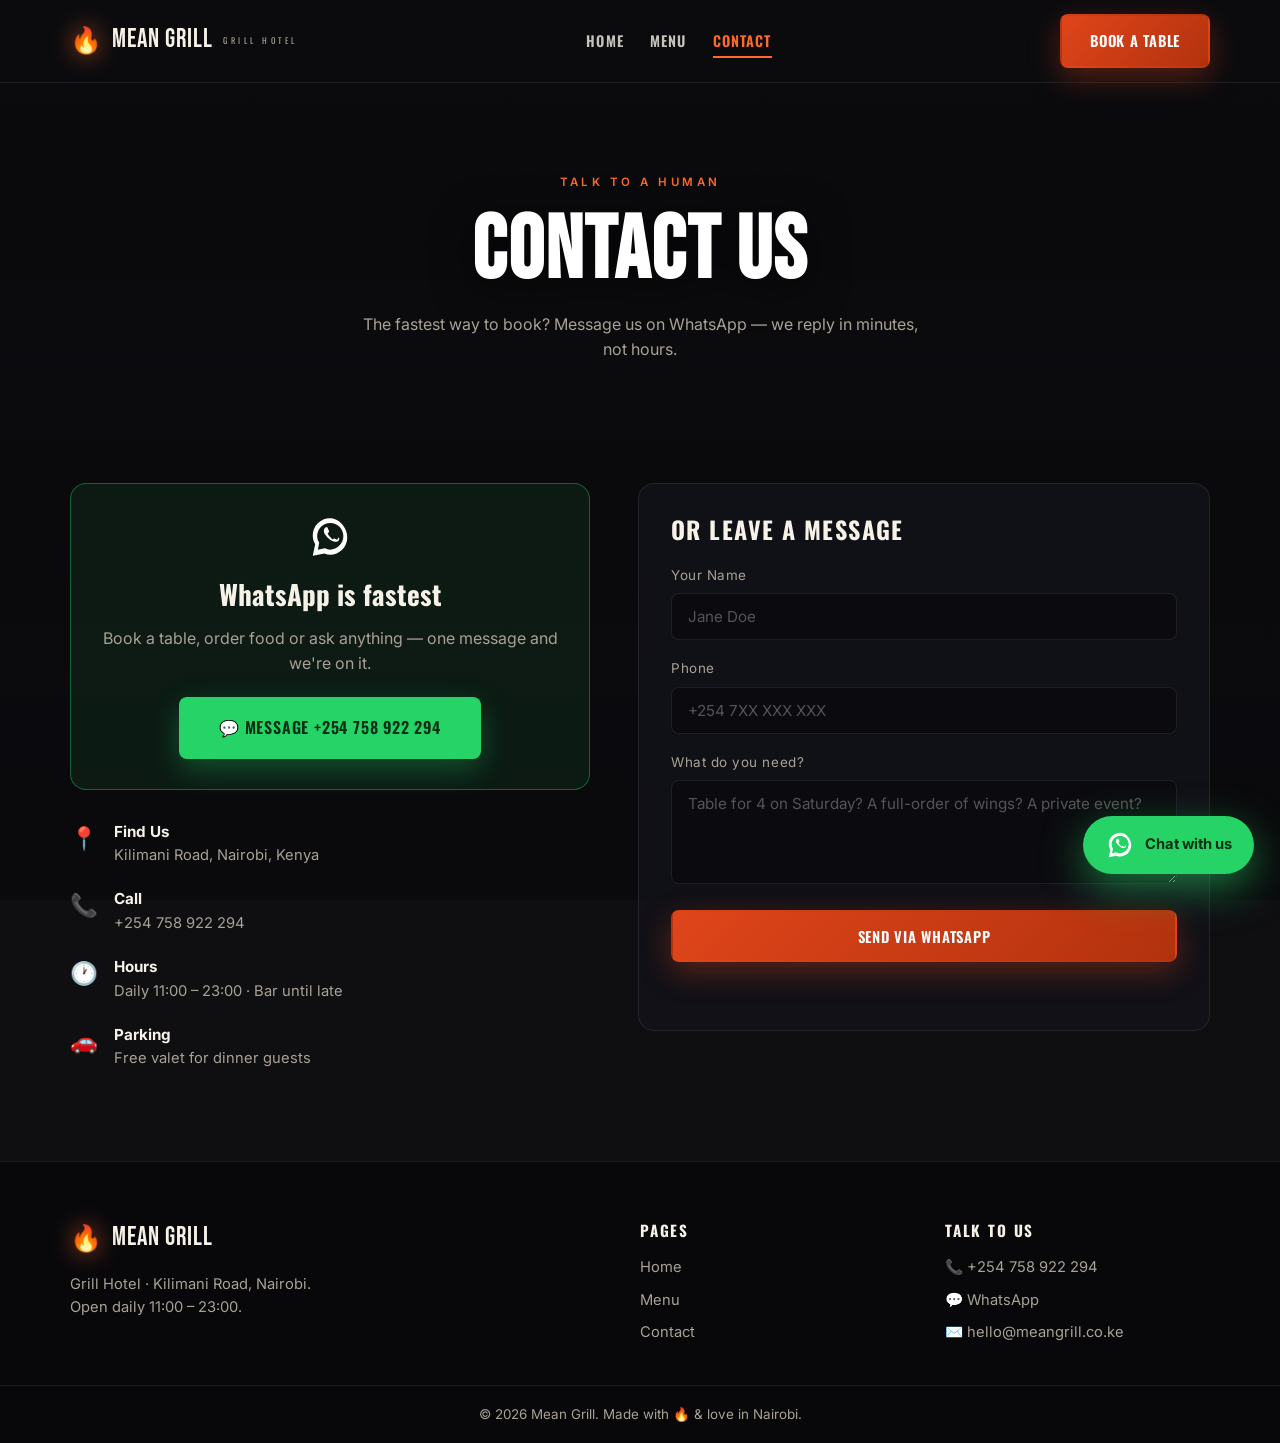
<file: contact.html>
<!DOCTYPE html>
<html lang="en">
<head>
  <meta charset="UTF-8" />
  <meta name="viewport" content="width=device-width, initial-scale=1.0" />
  <title>Contact — Mean Grill</title>
  <meta name="description" content="Contact Mean Grill, Nairobi. Fastest way to reach us? WhatsApp +254 758 922 294." />
  <link rel="preconnect" href="https://fonts.googleapis.com" />
  <link rel="preconnect" href="https://fonts.gstatic.com" crossorigin />
  <link href="https://fonts.googleapis.com/css2?family=Bebas+Neue&family=Oswald:wght@400;500;600&family=Inter:wght@300;400;500;600&display=swap" rel="stylesheet" />
  <link rel="stylesheet" href="css/style.css" />
</head>
<body>

  <div class="bg-image" aria-hidden="true"></div>
  <div class="bg-tint" aria-hidden="true"></div>

  <header class="nav" id="navbar">
    <div class="container nav-inner">
      <a href="index.html" class="brand">
        <span class="brand-mark">🔥</span>
        <span class="brand-text">MEAN GRILL</span>
        <small>GRILL HOTEL</small>
      </a>
      <nav class="nav-links" id="navLinks">
        <a href="index.html">Home</a>
        <a href="menu.html">Menu</a>
        <a href="contact.html" class="active">Contact</a>
      </nav>
      <a href="contact.html" class="btn btn-solid nav-cta">Book a Table</a>
      <button class="hamburger" id="hamburger" aria-label="Menu"><span></span><span></span><span></span></button>
    </div>
  </header>

  <section class="page-head">
    <div class="container">
      <p class="eyebrow">Talk to a Human</p>
      <h1>CONTACT US</h1>
      <p class="page-sub">The fastest way to book? Message us on WhatsApp — we reply in minutes, not hours.</p>
    </div>
  </section>

  <section class="section">
    <div class="container contact-grid">
      <div class="contact-info">
        <div class="wa-card">
          <svg viewBox="0 0 32 32" width="46" height="46" fill="#fff" aria-hidden="true"><path d="M16 3C9.4 3 4 8.4 4 15c0 2.1.6 4.2 1.7 6L4 29l8.2-1.6c1.2.6 2.5.9 3.8.9 6.6 0 12-5.4 12-12S22.6 3 16 3zm0 21.8c-1.2 0-2.4-.3-3.4-.9l-.2-.1-4.9 1 1-4.8-.2-.3c-.8-1.3-1.2-2.8-1.2-4.4 0-5 4.1-9.1 9.1-9.1s9.1 4.1 9.1 9.1-4.2 9.5-9.3 9.5zm5-6.8c-.3-.1-1.6-.8-1.9-.9-.3-.1-.5-.1-.7.1-.2.3-.8.9-1 .1-.2-.1-.9-.9-1.7-1.7-.6-.7-1-1.4-1.2-1.7-.1-.2 0-.4.1-.6l.4-.5c.1-.2.2-.3.3-.5.1-.2 0-.4 0-.5l-.9-2.1c-.2-.5-.4-.4-.6-.4h-.5c-.2 0-.5.1-.7.3-.2.3-.9.9-.9 2.2s.9 2.5 1.1 2.7c.1.2 1.9 2.9 4.5 4.1.6.3 1.1.4 1.5.6.6.2 1.2.2 1.6.1.5-.1 1.6-.7 1.8-1.3.2-.6.2-1.2.2-1.3-.1-.1-.3-.2-.6-.3z"/></svg>
          <h2>WhatsApp is fastest</h2>
          <p>Book a table, order food or ask anything — one message and we're on it.</p>
          <a href="https://wa.me/254758922294?text=Hi%20Mean%20Grill!" target="_blank" rel="noopener" class="btn btn-wa btn-lg">💬 Message +254 758 922 294</a>
        </div>

        <div class="info-list">
          <div class="info-row"><span>📍</span><div><strong>Find Us</strong><p>Kilimani Road, Nairobi, Kenya</p></div></div>
          <div class="info-row"><span>📞</span><div><strong>Call</strong><p>+254 758 922 294</p></div></div>
          <div class="info-row"><span>🕐</span><div><strong>Hours</strong><p>Daily 11:00 – 23:00 · Bar until late</p></div></div>
          <div class="info-row"><span>🚗</span><div><strong>Parking</strong><p>Free valet for dinner guests</p></div></div>
        </div>
      </div>

      <form class="reserve-form" id="contactForm">
        <h3>Or leave a message</h3>
        <div class="field">
          <label for="c-name">Your Name</label>
          <input type="text" id="c-name" placeholder="Jane Doe" required />
        </div>
        <div class="field">
          <label for="c-phone">Phone</label>
          <input type="tel" id="c-phone" placeholder="+254 7XX XXX XXX" required />
        </div>
        <div class="field">
          <label for="c-msg">What do you need?</label>
          <textarea id="c-msg" rows="4" placeholder="Table for 4 on Saturday? A full-order of wings? A private event?" required></textarea>
        </div>
        <button type="submit" class="btn btn-solid btn-block">Send via WhatsApp</button>
        <p class="form-note" id="formNote"></p>
      </form>
    </div>
  </section>

  <footer class="footer">
    <div class="container footer-grid">
      <div class="footer-brand">
        <a href="index.html" class="brand"><span class="brand-mark">🔥</span><span class="brand-text">MEAN GRILL</span></a>
        <p>Grill Hotel · Kilimani Road, Nairobi.<br />Open daily 11:00 – 23:00.</p>
      </div>
      <div>
        <h4>Pages</h4>
        <ul>
          <li><a href="index.html">Home</a></li>
          <li><a href="menu.html">Menu</a></li>
          <li><a href="contact.html">Contact</a></li>
        </ul>
      </div>
      <div>
        <h4>Talk to Us</h4>
        <ul>
          <li>📞 +254 758 922 294</li>
          <li><a href="https://wa.me/254758922294" target="_blank" rel="noopener">💬 WhatsApp</a></li>
          <li>✉️ hello@meangrill.co.ke</li>
        </ul>
      </div>
    </div>
    <div class="footer-bottom"><p>© 2026 Mean Grill. Made with 🔥 &amp; love in Nairobi.</p></div>
  </footer>

  <a href="https://wa.me/254758922294?text=Hi%20Mean%20Grill!%20I%27d%20like%20to%20make%20a%20booking." class="wa-float" target="_blank" rel="noopener" aria-label="Chat on WhatsApp">
    <svg viewBox="0 0 32 32" width="30" height="30" fill="#fff" aria-hidden="true"><path d="M16 3C9.4 3 4 8.4 4 15c0 2.1.6 4.2 1.7 6L4 29l8.2-1.6c1.2.6 2.5.9 3.8.9 6.6 0 12-5.4 12-12S22.6 3 16 3zm0 21.8c-1.2 0-2.4-.3-3.4-.9l-.2-.1-4.9 1 1-4.8-.2-.3c-.8-1.3-1.2-2.8-1.2-4.4 0-5 4.1-9.1 9.1-9.1s9.1 4.1 9.1 9.1-4.2 9.5-9.3 9.5zm5-6.8c-.3-.1-1.6-.8-1.9-.9-.3-.1-.5-.1-.7.1-.2.3-.8.9-1 .1-.2-.1-.9-.9-1.7-1.7-.6-.7-1-1.4-1.2-1.7-.1-.2 0-.4.1-.6l.4-.5c.1-.2.2-.3.3-.5.1-.2 0-.4 0-.5l-.9-2.1c-.2-.5-.4-.4-.6-.4h-.5c-.2 0-.5.1-.7.3-.2.3-.9.9-.9 2.2s.9 2.5 1.1 2.7c.1.2 1.9 2.9 4.5 4.1.6.3 1.1.4 1.5.6.6.2 1.2.2 1.6.1.5-.1 1.6-.7 1.8-1.3.2-.6.2-1.2.2-1.3-.1-.1-.3-.2-.6-.3z"/></svg>
    <span>Chat with us</span>
  </a>

  <script src="js/main.js"></script>
</body>
</html>
</file>
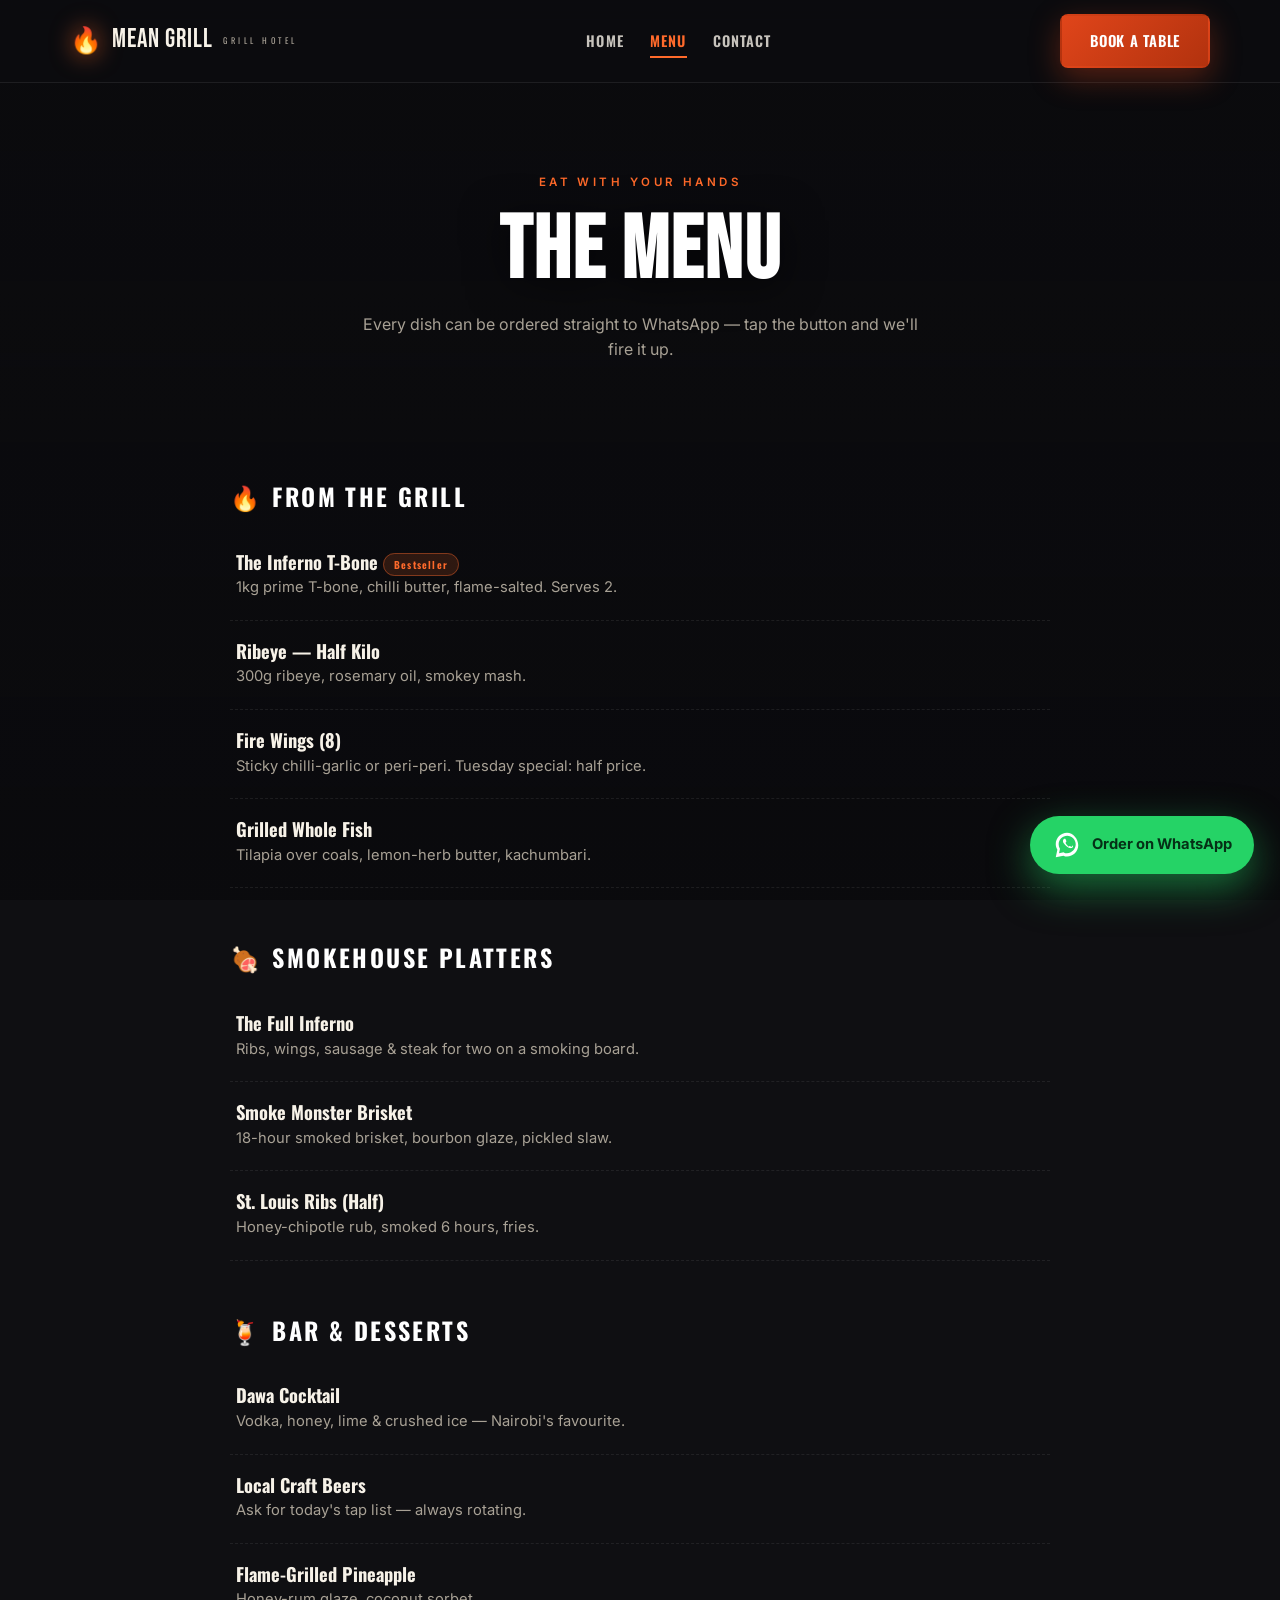
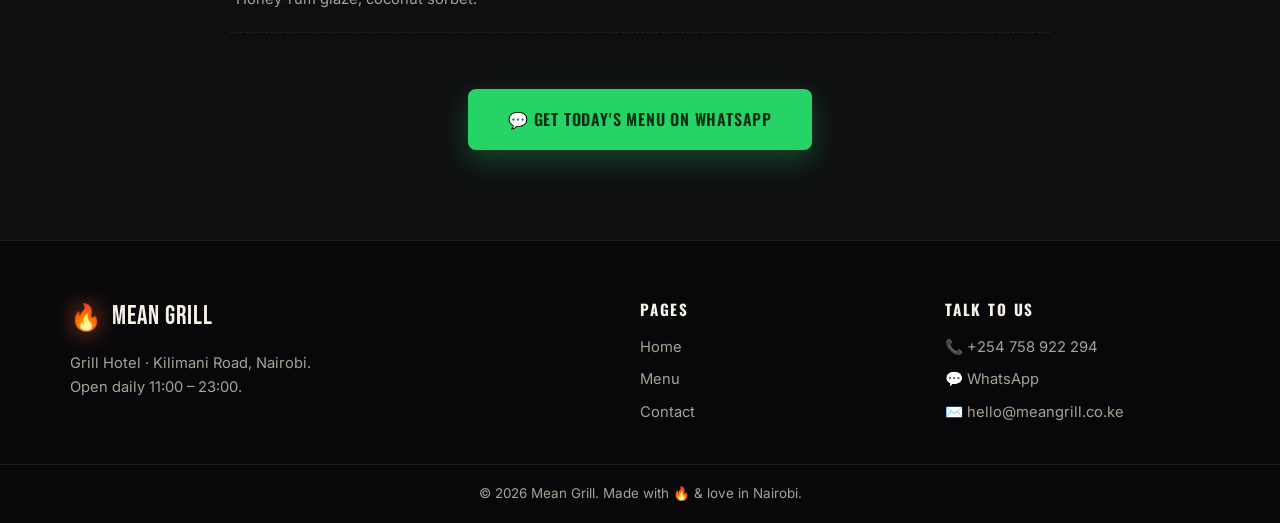
<file: menu.html>
<!DOCTYPE html>
<html lang="en">
<head>
  <meta charset="UTF-8" />
  <meta name="viewport" content="width=device-width, initial-scale=1.0" />
  <title>Menu — Mean Grill</title>
  <meta name="description" content="Full menu of Mean Grill — flame-grilled steaks, platters, sides and desserts. Order on WhatsApp." />
  <link rel="preconnect" href="https://fonts.googleapis.com" />
  <link rel="preconnect" href="https://fonts.gstatic.com" crossorigin />
  <link href="https://fonts.googleapis.com/css2?family=Bebas+Neue&family=Oswald:wght@400;500;600&family=Inter:wght@300;400;500;600&display=swap" rel="stylesheet" />
  <link rel="stylesheet" href="css/style.css" />
</head>
<body>

  <div class="bg-image" aria-hidden="true"></div>
  <div class="bg-tint" aria-hidden="true"></div>

  <header class="nav" id="navbar">
    <div class="container nav-inner">
      <a href="index.html" class="brand">
        <span class="brand-mark">🔥</span>
        <span class="brand-text">MEAN GRILL</span>
        <small>GRILL HOTEL</small>
      </a>
      <nav class="nav-links" id="navLinks">
        <a href="index.html">Home</a>
        <a href="menu.html" class="active">Menu</a>
        <a href="contact.html">Contact</a>
      </nav>
      <a href="contact.html" class="btn btn-solid nav-cta">Book a Table</a>
      <button class="hamburger" id="hamburger" aria-label="Menu"><span></span><span></span><span></span></button>
    </div>
  </header>

  <section class="page-head">
    <div class="container">
      <p class="eyebrow">Eat With Your Hands</p>
      <h1>THE MENU</h1>
      <p class="page-sub">Every dish can be ordered straight to WhatsApp — tap the button and we'll fire it up.</p>
    </div>
  </section>

  <section class="section">
    <div class="container">
      <div class="menu-section">
        <h2 class="menu-cat"><span>🔥</span> From the Grill</h2>
        <div class="menu-list">
          <div class="menu-item">
            <div><h3>The Inferno T-Bone <span class="tag">Bestseller</span></h3><p>1kg prime T-bone, chilli butter, flame-salted. Serves 2.</p></div>
          </div>
          <div class="menu-item">
            <div><h3>Ribeye — Half Kilo</h3><p>300g ribeye, rosemary oil, smokey mash.</p></div>
          </div>
          <div class="menu-item">
            <div><h3>Fire Wings (8)</h3><p>Sticky chilli-garlic or peri-peri. Tuesday special: half price.</p></div>
          </div>
          <div class="menu-item">
            <div><h3>Grilled Whole Fish</h3><p>Tilapia over coals, lemon-herb butter, kachumbari.</p></div>
          </div>
        </div>
      </div>

      <div class="menu-section">
        <h2 class="menu-cat"><span>🍖</span> Smokehouse Platters</h2>
        <div class="menu-list">
          <div class="menu-item">
            <div><h3>The Full Inferno</h3><p>Ribs, wings, sausage &amp; steak for two on a smoking board.</p></div>
          </div>
          <div class="menu-item">
            <div><h3>Smoke Monster Brisket</h3><p>18-hour smoked brisket, bourbon glaze, pickled slaw.</p></div>
          </div>
          <div class="menu-item">
            <div><h3>St. Louis Ribs (Half)</h3><p>Honey-chipotle rub, smoked 6 hours, fries.</p></div>
          </div>
        </div>
      </div>

      <div class="menu-section">
        <h2 class="menu-cat"><span>🍹</span> Bar &amp; Desserts</h2>
        <div class="menu-list">
          <div class="menu-item">
            <div><h3>Dawa Cocktail</h3><p>Vodka, honey, lime &amp; crushed ice — Nairobi's favourite.</p></div>
          </div>
          <div class="menu-item">
            <div><h3>Local Craft Beers</h3><p>Ask for today's tap list — always rotating.</p></div>
          </div>
          <div class="menu-item">
            <div><h3>Flame-Grilled Pineapple</h3><p>Honey-rum glaze, coconut sorbet.</p></div>
          </div>
        </div>
      </div>

      <div class="center-cta">
        <a href="https://wa.me/254758922294?text=Hi%20Mean%20Grill!%20Please%20send%20me%20today%27s%20full%20menu." target="_blank" rel="noopener" class="btn btn-wa btn-lg">💬 Get Today's Menu on WhatsApp</a>
      </div>
    </div>
  </section>

  <footer class="footer">
    <div class="container footer-grid">
      <div class="footer-brand">
        <a href="index.html" class="brand"><span class="brand-mark">🔥</span><span class="brand-text">MEAN GRILL</span></a>
        <p>Grill Hotel · Kilimani Road, Nairobi.<br />Open daily 11:00 – 23:00.</p>
      </div>
      <div>
        <h4>Pages</h4>
        <ul>
          <li><a href="index.html">Home</a></li>
          <li><a href="menu.html">Menu</a></li>
          <li><a href="contact.html">Contact</a></li>
        </ul>
      </div>
      <div>
        <h4>Talk to Us</h4>
        <ul>
          <li>📞 +254 758 922 294</li>
          <li><a href="https://wa.me/254758922294" target="_blank" rel="noopener">💬 WhatsApp</a></li>
          <li>✉️ hello@meangrill.co.ke</li>
        </ul>
      </div>
    </div>
    <div class="footer-bottom"><p>© 2026 Mean Grill. Made with 🔥 &amp; love in Nairobi.</p></div>
  </footer>

  <a href="https://wa.me/254758922294?text=Hi%20Mean%20Grill!%20I%27d%20like%20to%20order%20from%20the%20menu." class="wa-float" target="_blank" rel="noopener" aria-label="Chat on WhatsApp">
    <svg viewBox="0 0 32 32" width="30" height="30" fill="#fff" aria-hidden="true"><path d="M16 3C9.4 3 4 8.4 4 15c0 2.1.6 4.2 1.7 6L4 29l8.2-1.6c1.2.6 2.5.9 3.8.9 6.6 0 12-5.4 12-12S22.6 3 16 3zm0 21.8c-1.2 0-2.4-.3-3.4-.9l-.2-.1-4.9 1 1-4.8-.2-.3c-.8-1.3-1.2-2.8-1.2-4.4 0-5 4.1-9.1 9.1-9.1s9.1 4.1 9.1 9.1-4.2 9.5-9.3 9.5zm5-6.8c-.3-.1-1.6-.8-1.9-.9-.3-.1-.5-.1-.7.1-.2.3-.8.9-1 .1-.2-.1-.9-.9-1.7-1.7-.6-.7-1-1.4-1.2-1.7-.1-.2 0-.4.1-.6l.4-.5c.1-.2.2-.3.3-.5.1-.2 0-.4 0-.5l-.9-2.1c-.2-.5-.4-.4-.6-.4h-.5c-.2 0-.5.1-.7.3-.2.3-.9.9-.9 2.2s.9 2.5 1.1 2.7c.1.2 1.9 2.9 4.5 4.1.6.3 1.1.4 1.5.6.6.2 1.2.2 1.6.1.5-.1 1.6-.7 1.8-1.3.2-.6.2-1.2.2-1.3-.1-.1-.3-.2-.6-.3z"/></svg>
    <span>Order on WhatsApp</span>
  </a>

  <script src="js/main.js"></script>
</body>
</html>
</file>
<file: css/style.css>
/* ============================================
   Mean Grill — Background + WhatsApp
   ============================================ */
:root {
  --coal: #0f0f12;
  --coal-2: rgba(24, 24, 30, 0.92);
  --ember: #e0451a;
  --ember-hi: #ff6a2b;
  --cream: #f7f2e8;
  --muted: #a8a195;
  --line: rgba(255, 255, 255, 0.08);
  --wa: #25d366;
  --wa-dark: #128c4b;
  --display: "Bebas Neue", "Oswald", sans-serif;
  --head: "Oswald", sans-serif;
  --body: "Inter", "Segoe UI", sans-serif;
}

* { margin: 0; padding: 0; box-sizing: border-box; }
html { scroll-behavior: smooth; }
body { font-family: var(--body); background: var(--coal); color: var(--cream); line-height: 1.6; overflow-x: hidden; }
img { max-width: 100%; display: block; }
a { color: inherit; text-decoration: none; }
ul { list-style: none; }

.container { width: min(1140px, 92%); margin: 0 auto; }
.section { padding: 90px 0; }
.dark { background: rgba(16, 16, 20, 0.85); backdrop-filter: blur(4px); }
.center-cta { text-align: center; margin-top: 44px; }

/* ---------- FIXED BACKGROUND IMAGE ---------- */
.bg-image {
  position: fixed;
  inset: 0;
  z-index: -2;
  background: url("https://images.unsplash.com/photo-1555396273-367ea4eb4db5?auto=format&fit=crop&w=2000&q=80") center 35% / cover no-repeat;
}
.bg-tint {
  position: fixed;
  inset: 0;
  z-index: -1;
  background: linear-gradient(180deg, rgba(10, 10, 13, 0.88) 0%, rgba(10, 10, 13, 0.78) 40%, rgba(10, 10, 13, 0.92) 100%);
}

.eyebrow {
  color: var(--ember-hi);
  text-transform: uppercase;
  letter-spacing: 0.3em;
  font-size: 0.72rem;
  font-weight: 600;
  margin-bottom: 12px;
}
h1, h2, h3 { font-family: var(--head); line-height: 1.12; }
h1 { font-family: var(--display); letter-spacing: 0.02em; }
h2 { font-size: clamp(1.8rem, 3.5vw, 2.6rem); margin-bottom: 16px; }
h2 em { font-style: normal; color: var(--ember-hi); }
.section-head { text-align: center; max-width: 640px; margin: 0 auto 48px; }
.section-head p:last-child { color: var(--muted); }

/* ---------- Buttons ---------- */
.btn {
  display: inline-block;
  padding: 13px 28px;
  border-radius: 8px;
  font-weight: 600;
  letter-spacing: 0.05em;
  font-size: 0.92rem;
  border: 2px solid transparent;
  cursor: pointer;
  transition: transform 0.25s ease, background 0.25s ease, box-shadow 0.25s ease;
  text-transform: uppercase;
  font-family: var(--head);
}
.btn-solid { background: linear-gradient(135deg, var(--ember), #b2320e); color: #fff; box-shadow: 0 10px 30px rgba(224, 69, 26, 0.35); }
.btn-solid:hover { transform: translateY(-3px); box-shadow: 0 16px 40px rgba(224, 69, 26, 0.5); }
.btn-ghost { border-color: rgba(255, 255, 255, 0.4); color: var(--cream); }
.btn-ghost:hover { border-color: var(--ember-hi); color: var(--ember-hi); transform: translateY(-3px); }
.btn-outline { border-color: var(--ember); color: var(--ember-hi); }
.btn-outline:hover { background: var(--ember); color: #fff; transform: translateY(-3px); }
.btn-wa { background: var(--wa); color: #053016; box-shadow: 0 10px 30px rgba(37, 211, 102, 0.3); }
.btn-wa:hover { background: #2ee571; transform: translateY(-3px); box-shadow: 0 16px 44px rgba(37, 211, 102, 0.45); }
.btn-mini { padding: 9px 18px; font-size: 0.8rem; }
.btn-lg { padding: 16px 38px; font-size: 1rem; }
.btn-block { width: 100%; text-align: center; }

/* ---------- Nav ---------- */
.nav { position: sticky; top: 0; z-index: 100; background: rgba(12, 12, 16, 0.85); backdrop-filter: blur(14px); border-bottom: 1px solid var(--line); }
.nav-inner { display: flex; align-items: center; justify-content: space-between; gap: 20px; padding: 14px 0; }
.brand { display: flex; align-items: center; gap: 10px; }
.brand-mark { font-size: 1.6rem; filter: drop-shadow(0 0 12px rgba(255, 106, 43, 0.7)); }
.brand-text { font-family: var(--display); font-size: 1.6rem; letter-spacing: 0.04em; }
.brand small { display: block; font-size: 0.52rem; letter-spacing: 0.42em; color: var(--muted); font-family: var(--head); }
.nav-links { display: flex; gap: 26px; font-size: 0.9rem; font-weight: 600; text-transform: uppercase; font-family: var(--head); letter-spacing: 0.08em; }
.nav-links a { color: var(--cream); opacity: 0.8; position: relative; transition: opacity 0.2s; }
.nav-links a::after { content: ""; position: absolute; left: 0; bottom: -6px; height: 2px; width: 0; background: var(--ember-hi); transition: width 0.3s; }
.nav-links a:hover { opacity: 1; }
.nav-links a.active { color: var(--ember-hi); opacity: 1; }
.nav-links a.active::after, .nav-links a:hover::after { width: 100%; }

.hamburger { display: none; flex-direction: column; gap: 5px; background: none; border: 0; cursor: pointer; padding: 6px; }
.hamburger span { width: 26px; height: 2px; background: var(--cream); transition: transform 0.3s, opacity 0.3s; }
.hamburger.open span:nth-child(1) { transform: translateY(7px) rotate(45deg); }
.hamburger.open span:nth-child(2) { opacity: 0; }
.hamburger.open span:nth-child(3) { transform: translateY(-7px) rotate(-45deg); }

/* ---------- Hero ---------- */
.hero { min-height: 88vh; display: flex; align-items: center; position: relative; padding: 40px 0; }
.hero-content { position: relative; z-index: 2; }
.hero-title {
  font-family: var(--display);
  font-size: clamp(4rem, 12vw, 9rem);
  line-height: 0.9;
  letter-spacing: 0.02em;
  color: #fff;
  text-shadow: 0 12px 60px rgba(0, 0, 0, 0.8), 0 0 40px rgba(255, 106, 43, 0.25);
  margin-bottom: 22px;
}
.hero-sub { max-width: 560px; font-size: 1.15rem; color: var(--cream); opacity: 0.92; margin-bottom: 32px; }
.hero-actions { display: flex; gap: 16px; flex-wrap: wrap; }
.hero-badges {
  position: absolute; bottom: 26px; left: 0; right: 0;
  display: flex; justify-content: center; gap: 14px; flex-wrap: wrap;
  z-index: 2;
}
.hero-badges span {
  background: rgba(15, 15, 18, 0.8); border: 1px solid var(--line);
  padding: 8px 18px; border-radius: 99px; font-size: 0.8rem; letter-spacing: 0.08em;
  color: var(--cream); backdrop-filter: blur(6px);
}

/* ---------- Ticker ---------- */
.ticker { border-top: 1px solid var(--line); border-bottom: 1px solid var(--line); background: rgba(12, 12, 16, 0.8); overflow: hidden; padding: 12px 0; }
.ticker-track { display: flex; gap: 24px; white-space: nowrap; animation: marquee 20s linear infinite; }
.ticker-track span { letter-spacing: 0.28em; font-size: 0.74rem; color: var(--muted); font-weight: 600; }
.ticker-track span:nth-child(odd) { color: var(--ember-hi); }
@keyframes marquee { from { transform: translateX(0); } to { transform: translateX(-50%); } }

/* ---------- Split ---------- */
.split { display: grid; grid-template-columns: 1fr 1fr; gap: 56px; align-items: center; }
.split-text p { color: var(--muted); margin-bottom: 16px; }
.split-text h2 { font-size: clamp(2rem, 4vw, 2.8rem); }
.tick-list { display: grid; gap: 12px; margin: 22px 0 28px; }
.tick-list li { position: relative; padding-left: 30px; color: var(--cream); }
.tick-list li::before { content: "🔥"; position: absolute; left: 0; font-size: 0.9rem; }
.split-media { position: relative; }
.split-media img { border-radius: 16px; box-shadow: 0 30px 80px rgba(0, 0, 0, 0.6); aspect-ratio: 4/5; object-fit: cover; width: 100%; border: 1px solid var(--line); }
.flame-badge {
  position: absolute; bottom: -20px; left: -16px;
  background: rgba(224, 69, 26, 0.95); color: #fff;
  padding: 14px 20px; border-radius: 12px; display: flex; align-items: center; gap: 10px;
  font-weight: 700; font-size: 0.9rem; box-shadow: 0 16px 40px rgba(224, 69, 26, 0.5);
}

/* ---------- Cards ---------- */
.card-grid { display: grid; grid-template-columns: repeat(3, 1fr); gap: 26px; }
.flame-card { background: rgba(15, 15, 18, 0.9); border: 1px solid var(--line); border-radius: 16px; overflow: hidden; transition: transform 0.3s ease, border-color 0.3s ease, box-shadow 0.3s ease; }
.flame-card:hover { transform: translateY(-8px); border-color: rgba(255, 106, 43, 0.6); box-shadow: 0 24px 60px rgba(0, 0, 0, 0.55); }
.flame-card img { aspect-ratio: 4/3; object-fit: cover; width: 100%; }
.card-body { padding: 20px; }
.card-body h3 { font-size: 1.2rem; margin-bottom: 6px; }
.card-body p { color: var(--muted); font-size: 0.92rem; margin-bottom: 14px; }
.card-foot { display: flex; justify-content: flex-start; align-items: center; gap: 12px; }

/* ---------- Gallery ---------- */
.gallery-grid { display: grid; grid-template-columns: repeat(3, 1fr); gap: 16px; }
.g-item { border-radius: 14px; overflow: hidden; aspect-ratio: 4/3; }
.g-item img { width: 100%; height: 100%; object-fit: cover; transition: transform 0.5s ease; border: 1px solid var(--line); }
.g-item:hover img { transform: scale(1.06); }

/* ---------- Page head ---------- */
.page-head { padding: 90px 0 30px; text-align: center; }
.page-head h1 { font-size: clamp(3rem, 8vw, 5.5rem); color: #fff; text-shadow: 0 8px 40px rgba(0, 0, 0, 0.7); }
.page-sub { color: var(--muted); max-width: 560px; margin: 10px auto 0; }

/* ---------- Menu ---------- */
.menu-section { max-width: 820px; margin: 0 auto 56px; }
.menu-cat { font-family: var(--head); font-size: 1.5rem; text-transform: uppercase; letter-spacing: 0.1em; margin-bottom: 22px; color: #fff; display: flex; align-items: center; gap: 10px; }
.menu-cat span { color: var(--ember-hi); }
.menu-list { display: grid; }
.menu-item { display: flex; justify-content: space-between; align-items: baseline; gap: 24px; padding: 20px 6px; border-bottom: 1px dashed var(--line); }
.menu-item h3 { font-size: 1.15rem; margin-bottom: 4px; }
.menu-item p { color: var(--muted); font-size: 0.92rem; }
.tag { font-family: var(--head); font-size: 0.62rem; letter-spacing: 0.12em; background: rgba(255, 106, 43, 0.15); color: var(--ember-hi); border: 1px solid rgba(255, 106, 43, 0.4); border-radius: 99px; padding: 3px 10px; vertical-align: middle; }

/* ---------- Contact ---------- */
.contact-grid { display: grid; grid-template-columns: 1fr 1.1fr; gap: 48px; align-items: start; }
.wa-card {
  background: rgba(37, 211, 102, 0.08);
  border: 1px solid rgba(37, 211, 102, 0.4);
  border-radius: 16px;
  padding: 30px;
  margin-bottom: 30px;
  text-align: center;
}
.wa-card h2 { font-size: 1.7rem; margin-top: 12px; }
.wa-card p { color: var(--muted); margin-bottom: 20px; }
.info-list { display: grid; gap: 20px; }
.info-row { display: flex; gap: 16px; align-items: flex-start; }
.info-row > span { font-size: 1.4rem; }
.info-row strong { display: block; font-size: 0.95rem; }
.info-row p { color: var(--muted); font-size: 0.92rem; }

.reserve-form { background: rgba(18, 18, 24, 0.92); border: 1px solid var(--line); border-radius: 16px; padding: 32px; backdrop-filter: blur(8px); }
.reserve-form h3 { font-family: var(--head); font-size: 1.5rem; text-transform: uppercase; letter-spacing: 0.06em; margin-bottom: 22px; }
.field { margin-bottom: 18px; }
.field label { display: block; font-size: 0.84rem; color: var(--muted); margin-bottom: 7px; letter-spacing: 0.04em; }
.field input, .field textarea {
  width: 100%; padding: 13px 16px; border-radius: 8px; border: 1px solid var(--line);
  background: rgba(10, 10, 14, 0.8); color: var(--cream); font-family: var(--body); font-size: 0.95rem;
  transition: border-color 0.25s; resize: vertical;
}
.field input:focus, .field textarea:focus { outline: none; border-color: var(--ember-hi); }
.field input::placeholder, .field textarea::placeholder { color: rgba(255, 255, 255, 0.3); }
.form-note { margin-top: 14px; text-align: center; color: var(--wa); font-weight: 600; min-height: 1.4em; }

/* ---------- Gallery (responsive) ---------- */
@media (max-width: 900px) {
  .gallery-grid { grid-template-columns: repeat(2, 1fr); }
}
@media (max-width: 520px) {
  .gallery-grid { grid-template-columns: 1fr; }
}

/* ---------- Floating WhatsApp ---------- */
.wa-float {
  position: fixed;
  bottom: 26px;
  right: 26px;
  z-index: 300;
  display: flex;
  align-items: center;
  gap: 10px;
  background: var(--wa);
  color: #053016;
  font-weight: 700;
  padding: 14px 22px;
  border-radius: 999px;
  box-shadow: 0 14px 40px rgba(37, 211, 102, 0.5);
  font-size: 0.92rem;
  transition: transform 0.25s ease, box-shadow 0.25s ease;
  animation: wa-pulse 2.4s infinite;
}
.wa-float:hover { transform: translateY(-4px) scale(1.04); box-shadow: 0 20px 50px rgba(37, 211, 102, 0.65); }
@keyframes wa-pulse {
  0%, 100% { box-shadow: 0 14px 40px rgba(37, 211, 102, 0.5); }
  50% { box-shadow: 0 14px 44px rgba(37, 211, 102, 0.85), 0 0 0 10px rgba(37, 211, 102, 0.12); }
}

/* ---------- Footer ---------- */
.footer { background: rgba(9, 9, 12, 0.95); border-top: 1px solid var(--line); padding-top: 56px; }
.footer-grid { display: grid; grid-template-columns: 2fr 1fr 1fr; gap: 40px; padding-bottom: 40px; }
.footer-brand p { color: var(--muted); margin-top: 14px; font-size: 0.92rem; }
.footer h4 { font-family: var(--head); text-transform: uppercase; letter-spacing: 0.12em; font-size: 0.95rem; margin-bottom: 14px; }
.footer ul { display: grid; gap: 9px; }
.footer li { color: var(--muted); font-size: 0.92rem; }
.footer li a:hover { color: var(--ember-hi); }
.footer-bottom { border-top: 1px solid var(--line); padding: 18px 0; text-align: center; color: var(--muted); font-size: 0.84rem; }

/* ---------- Responsive ---------- */
@media (max-width: 900px) {
  .nav-links {
    position: fixed; inset: 0 0 0 auto; width: min(320px, 80vw); flex-direction: column;
    background: rgba(10, 10, 14, 0.98); padding: 100px 40px; gap: 24px; transform: translateX(100%);
    transition: transform 0.35s ease; box-shadow: -20px 0 60px rgba(0, 0, 0, 0.5);
  }
  .nav-links.open { transform: none; }
  .hamburger { display: flex; }
  .nav-cta { display: none; }
  .split, .contact-grid { grid-template-columns: 1fr; }
  .card-grid { grid-template-columns: 1fr; }
  .footer-grid { grid-template-columns: 1fr 1fr; }
  .wa-float span { display: none; }
  .wa-float { padding: 15px; border-radius: 50%; }
}
</file>
